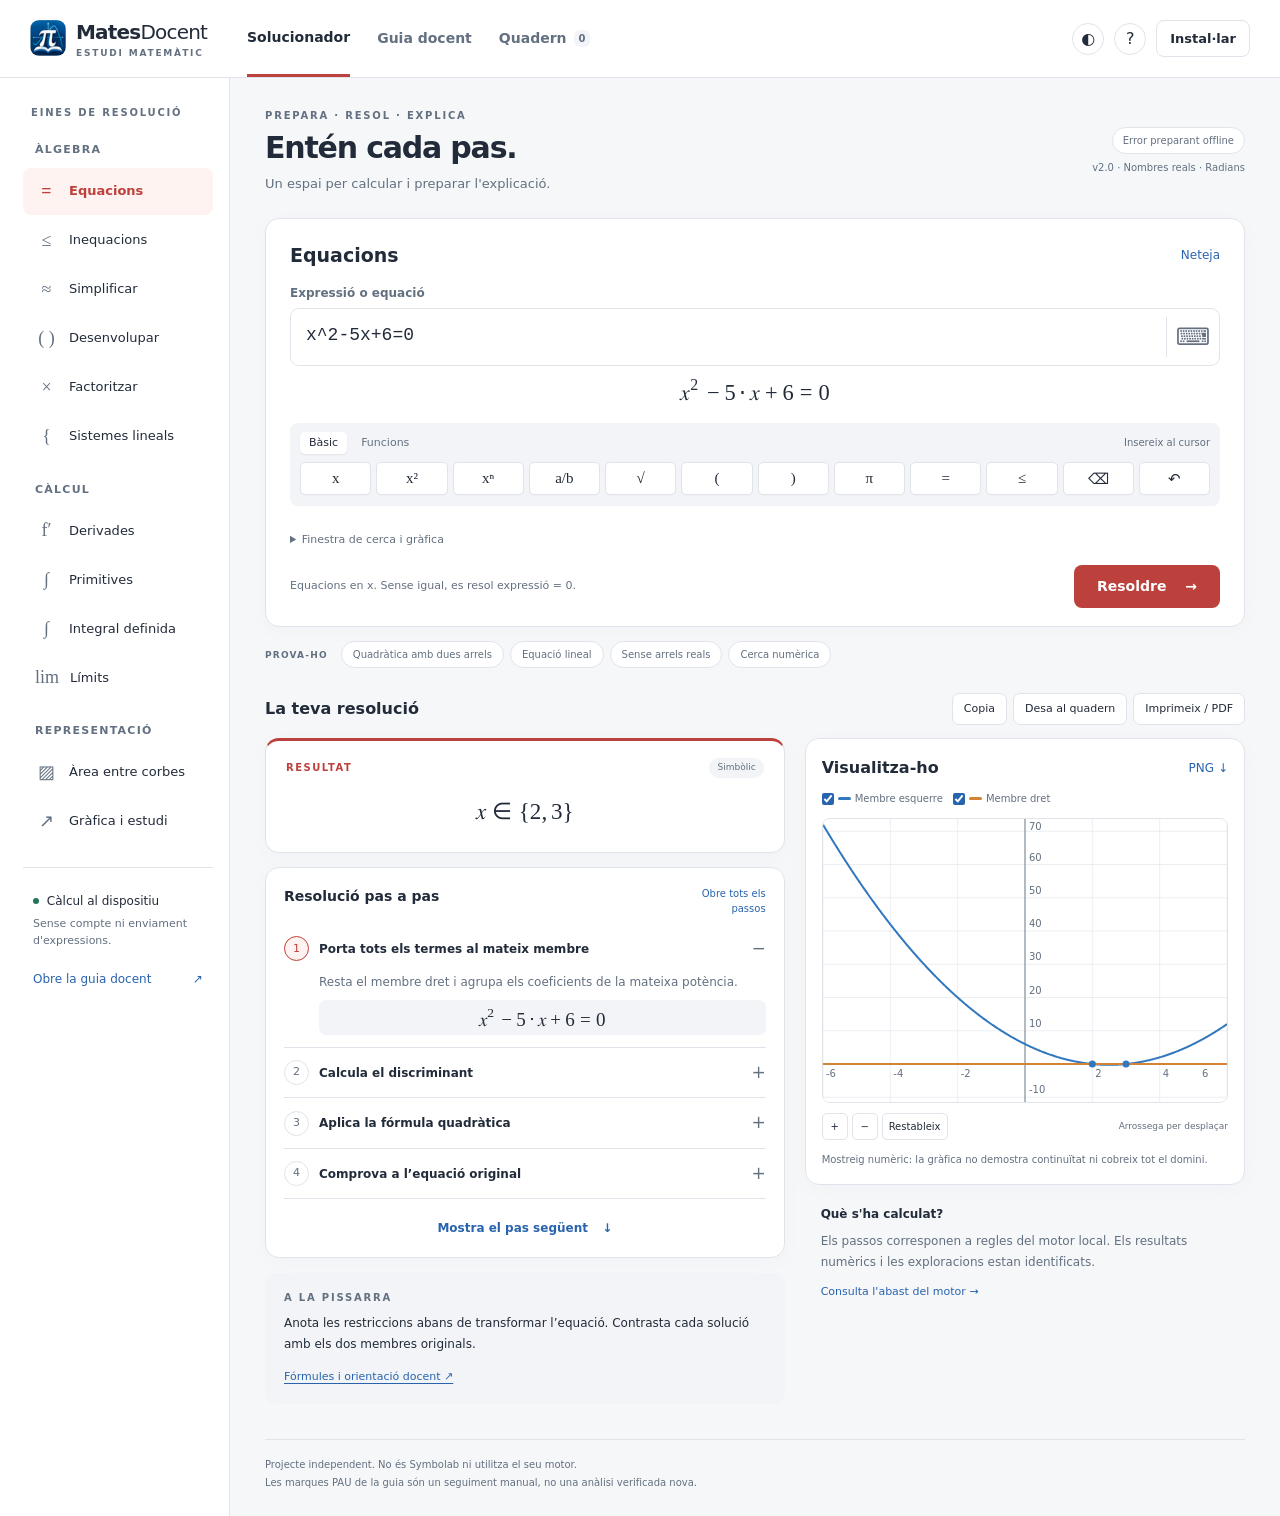
<file: index.html>
<!doctype html>
<html lang="ca">
<head>
<meta charset="utf-8"><meta name="viewport" content="width=device-width, initial-scale=1, viewport-fit=cover">
<meta name="theme-color" content="#c84b45"><meta name="description" content="Resolutor matematic local per al docent: passos, formules, grafiques i quadern. PWA instal&middot;lable.">
<meta http-equiv="Content-Security-Policy" content="default-src 'self'; script-src 'self'; style-src 'self' 'unsafe-inline'; img-src 'self' data: blob:; connect-src 'self'; worker-src 'self'; manifest-src 'self'; object-src 'none'; base-uri 'self'; form-action 'none'">
<meta name="apple-mobile-web-app-capable" content="yes"><meta name="apple-mobile-web-app-status-bar-style" content="default"><meta name="apple-mobile-web-app-title" content="Mates Docent">
<title>Mates Docent &middot; Estudi matem&agrave;tic</title>
<link rel="manifest" href="./manifest.json"><link rel="icon" href="./favicon.ico"><link rel="apple-touch-icon" sizes="180x180" href="./icons/icon-180.png">
<link rel="stylesheet" href="./studio/styles.css">
<script defer src="./studio/config.js"></script><script defer src="./studio/engine.js"></script><script defer src="./studio/graph.js"></script><script defer src="./studio/app.js"></script><script defer src="./studio/pwa.js"></script>
</head>
<body>
<a class="skip" href="#expression">Ves a l'expressi&oacute;</a>
<header class="topbar">
<a href="./" class="brand" aria-label="Inici Mates Docent"><img src="./icons/icon-48.png" width="36" height="36" alt=""><span>Mates<span class="brand-light">Docent</span><small>ESTUDI MATEM&Agrave;TIC</small></span></a>
<nav class="topnav" aria-label="Espais"><a class="active" href="./">Solucionador</a><a href="./docent.html">Guia docent</a><button id="notebook-open">Quadern <span id="saved-count" class="count">0</span></button></nav>
<div class="top-actions"><button id="theme-toggle" class="icon-button" title="Canvia el tema" aria-label="Canvia tema clar o fosc">&#x25d0;</button><button id="help-open" class="icon-button" aria-label="Ajuda i l&iacute;mits">?</button><button id="install-app" class="install">Instal&middot;lar</button></div>
</header>
<div id="update-banner" class="update-banner" hidden>Hi ha una versi&oacute; nova disponible. <button id="update-app">Actualitza l'app</button></div>
<div class="layout">
<aside class="sidebar" id="sidebar"><div class="sidebar-label">EINES DE RESOLUCI&Oacute;</div><nav id="mode-nav" aria-label="Operacions"></nav><div class="side-note"><span class="local-dot"></span> C&agrave;lcul al dispositiu<small>Sense compte ni enviament d'expressions.</small></div><a class="side-guide" href="./docent.html">Obre la guia docent <span>&#x2197;</span></a></aside>
<main id="main">
<div class="workspace-head"><div><div class="eyebrow">PREPARA &middot; RESOL &middot; EXPLICA</div><h1>Ent&eacute;n cada pas.</h1><p>Un espai per calcular i preparar l'explicaci&oacute;.</p></div><div class="status-wrap"><span id="offline-status" class="status" role="status">Preparant l'app&hellip;</span><small>v2.0 &middot; Nombres reals &middot; Radians</small></div></div>
<div class="mobile-mode"><label for="mode-select">Operaci&oacute;</label><select id="mode-select"></select></div>
<section class="input-card" aria-labelledby="operation-name">
<div class="card-head"><h2 id="operation-name">Equacions</h2><button class="text-button" id="clear-input">Neteja</button></div>
<form id="solver-form">
<label for="expression" class="field-label" id="expression-label">Expressi&oacute; o equaci&oacute;</label>
<div class="entry"><textarea id="expression" rows="2" spellcheck="false" autocapitalize="off" autocomplete="off" aria-describedby="input-hint" placeholder="x^2-5x+6=0">x^2-5x+6=0</textarea><button type="button" id="toggle-keyboard" title="Mostra o amaga el teclat" aria-label="Mostra o amaga el teclat matem&agrave;tic" aria-expanded="true">&#x2328;</button></div>
<div id="math-preview" class="math-preview" aria-label="Vista matem&agrave;tica de l'entrada"></div>
<div id="keyboard" class="keyboard"><div class="key-tabs" role="group" aria-label="Fam&iacute;lies del teclat"><button type="button" class="active" data-key-tab="basic">B&agrave;sic</button><button type="button" data-key-tab="functions">Funcions</button><span class="key-tip">Insereix al cursor</span></div><div id="key-grid" class="key-grid"></div></div>
<div id="parameters" class="parameters"></div>
<details class="advanced"><summary>Finestra de cerca i gr&agrave;fica</summary><div class="bounds"><label>x m&iacute;nim<input id="xmin" value="-6" spellcheck="false"></label><label>x m&agrave;xim<input id="xmax" value="6" spellcheck="false"></label><span>Les cerques num&egrave;riques nom&eacute;s exploren aquest interval.</span></div></details>
<div class="submit-row"><p id="input-hint" class="muted"></p><button class="solve-button" id="solve-button" type="submit">Resoldre <span>&#x2192;</span></button><button id="cancel-solve" class="secondary" type="button" hidden>Cancel&middot;la</button></div>
</form></section>
<section class="examples" aria-label="Exemples per provar"><span>PROVA-HO</span><div id="example-buttons"></div></section>
<div id="error-card" class="error-card" role="alert" hidden></div>
<div id="result-region" hidden>
<div class="result-toolbar"><h2>La teva resoluci&oacute;</h2><div><button id="copy-result" class="secondary">Copia</button><button id="save-result" class="secondary">Desa al quadern</button><button id="print-result" class="secondary">Imprimeix / PDF</button></div></div>
<div class="results-grid"><div class="solution-column">
<section class="answer-card"><div class="answer-top"><span>RESULTAT</span><span id="method-badge" class="method-badge"></span></div><div id="answer" class="answer-math"></div><div id="answer-approx" class="muted"></div></section>
<div id="domain-panel"></div><div id="warning-panel"></div>
<section class="steps-card"><div class="card-head"><h3>Resoluci&oacute; pas a pas</h3><button id="expand-steps" class="text-button">Obre tots els passos</button></div><div id="steps-list"></div><button id="next-step" class="next-step">Mostra el pas seg&uuml;ent <span>&#x2193;</span></button></section>
<div id="data-table" class="table-panel"></div>
<section class="teaching-card"><div class="eyebrow">A LA PISSARRA</div><p id="teaching-tip"></p><a id="teacher-link" href="./docent.html">F&oacute;rmules i orientaci&oacute; docent &#x2197;</a></section>
</div><aside class="graph-column"><section class="graph-card" id="graph-card"><div class="card-head"><h3>Visualitza-ho</h3><button id="graph-png" class="text-button">PNG &#x2193;</button></div><div id="graph-legend" class="graph-legend"></div><canvas id="graph" width="800" height="620" tabindex="0" aria-label="Representaci&oacute; de les funcions. Usa els controls per ampliar o reduir. Les dades candidates tamb&eacute; apareixen a la taula."></canvas><div class="graph-controls"><div><button id="zoom-in" aria-label="Amplia la gr&agrave;fica">+</button><button id="zoom-out" aria-label="Redueix la gr&agrave;fica">&#x2212;</button><button id="graph-reset">Restableix</button></div><output id="graph-coordinates">Arrossega per despla&ccedil;ar</output></div><p class="graph-footnote">Mostreig num&egrave;ric: la gr&agrave;fica no demostra continu&iuml;tat ni cobreix tot el domini.</p></section><div class="scope-card"><strong>Qu&egrave; s'ha calculat?</strong><p>Els passos corresponen a regles del motor local. Els resultats num&egrave;rics i les exploracions estan identificats.</p><button id="scope-help" class="text-button">Consulta l'abast del motor &#x2192;</button></div></aside></div>
</div>
<div id="empty-state" class="empty-state"><span class="empty-formula">f(x) &#x2192; idea &#x2192; explicaci&oacute;</span><p>Escriu l'expressi&oacute; o carrega un exemple. Cada resoluci&oacute; inclou el resultat, les regles aplicades i, quan escau, la gr&agrave;fica.</p><div><span>Passos sense subscripci&oacute;</span><span>Dades locals</span><span>Guia docent conservada</span></div></div>
<footer>Projecte independent. No &eacute;s Symbolab ni utilitza el seu motor.<br>Les marques PAU de la guia s&oacute;n un seguiment manual, no una an&agrave;lisi verificada nova.</footer>
</main></div>
<dialog id="notebook-dialog"><div class="dialog-head"><div><span class="eyebrow">EL TEU ESPAI LOCAL</span><h2>Quadern de resolucions</h2></div><button data-close="notebook-dialog" aria-label="Tanca el quadern">&#x2715;</button></div><div class="dialog-body"><div class="notebook-tabs"><button id="saved-tab" class="active">Desades</button><button id="history-tab">Historial</button></div><label class="field-label" for="notebook-search">Cerca</label><input id="notebook-search" type="search" placeholder="Cerca una expressi&oacute; o nota"><div id="notebook-items"></div><div class="backup-actions"><button id="export-data" class="secondary">Exporta c&ograve;pia JSON</button><button id="import-data" class="secondary">Importa c&ograve;pia JSON</button><input type="file" id="import-file" accept="application/json,.json" hidden></div><p class="muted">Desat en aquest navegador. No se sincronitza entre dispositius. Exporta una c&ograve;pia abans d'esborrar dades o canviar de repositori.</p></div></dialog>
<dialog id="help-dialog"><div class="dialog-head"><h2>Ajuda, instal&middot;laci&oacute; i abast</h2><button data-close="help-dialog" aria-label="Tanca l'ajuda">&#x2715;</button></div><div class="dialog-body prose"><h3>Com escriure</h3><p>Escriu <code>x^2</code>, <code>3x</code>, <code>sin(x)</code>, <code>exp(x)</code>, <code>ln(x)</code>, <code>sqrt(x)</code>, <code>abs(x)</code> o <code>pi</code>. <code>ln</code> i <code>log</code> s&oacute;n el logaritme natural. Les funcions necessiten par&egrave;ntesis. Els angles s'expressen en radians.</p><p>El camp &eacute;s textual amb previsualitzaci&oacute; matem&agrave;tica. El teclat insereix plantilles al cursor; no &eacute;s reconeixement de fotografies, escriptura manual o llenguatge natural. Usa Ctrl+Enter per resoldre des del camp.</p><h3>Qu&egrave; resol aquest motor</h3><p>Equacions lineals i quadr&agrave;tiques amb coeficients racionals; inequacions racionals de grau limitat; sistemes lineals per Gauss-Jordan; simplificaci&oacute; i polinomis fins a grau 12; derivades elementals; un repertori de primitives i l&iacute;mits. Les primitives no disponibles s'indiquen expressament.</p><p>Les equacions fora del repertori es poden explorar num&egrave;ricament en un interval. Aquesta cerca no garanteix trobar totes les solucions. Les integrals num&egrave;riques admeten nom&eacute;s intervals finits propis. El motor treballa amb nombres reals i no &eacute;s un sistema algebraic universal.</p><h3>Qu&egrave; no certifica</h3><p>No fa una demostraci&oacute; global del domini, les as&iacute;mptotes o la continu&iuml;tat a partir de punts mostrejats. Una comprovaci&oacute; num&egrave;rica d'una primitiva no &eacute;s una prova d'identitat. No resol autom&agrave;ticament qualsevol enunciat PAU.</p><h3>Instal&middot;la i treballa sense connexi&oacute;</h3><p>Obre l'adre&ccedil;a publicada amb HTTPS. Espera el missatge <strong>Disponible sense connexi&oacute;</strong>. Chrome o Edge poden oferir &laquo;Instal&middot;lar&raquo;; en Safari d'iPhone o iPad utilitza Compartir &rarr; Afegir a la pantalla d'inici. Les opcions varien segons navegador i versi&oacute;.</p><p>El codi, les f&oacute;rmules, la guia i les eines es guarden al dispositiu despr&eacute;s de la primera c&agrave;rrega completa. Els enlla&ccedil;os externs necessiten connexi&oacute;. Obrir el fitxer amb doble clic no instal&middot;la aquesta PWA.</p><h3>Dades i actualitzacions</h3><p>L'historial guarda fins a 30 consultes i el quadern fins a 100. No hi ha anal&iacute;tica ni serveis remots. Desar fitxers JSON &eacute;s la teva c&ograve;pia de seguretat. Les dades de la guia anterior continuen al seu propi apartat d'exportaci&oacute;.</p><p>Una actualitzaci&oacute; nova es descarrega abans de mostrar el bot&oacute; d'actualitzar. No esborra el quadern. Si el navegador antic continua obert en una altra pestanya, tanca'l i torna a obrir la web.</p><h3>Refer&egrave;ncies</h3><p><a href="https://es.symbolab.com/" target="_blank" rel="noopener">Symbolab, refer&egrave;ncia de funcionament</a> &middot; <a href="https://developer.mozilla.org/en-US/docs/Web/Progressive_web_apps/Guides/Making_PWAs_installable" target="_blank" rel="noopener">Instal&middot;laci&oacute; de PWA</a></p><p>Versi&oacute; 2.0.0. Marca, codi i motor independents; sense connexi&oacute; amb Symbolab.</p></div></dialog>
<div id="toast" class="toast" role="status" hidden></div>
<noscript><p class="error-card">Cal activar JavaScript per utilitzar les eines locals.</p></noscript>
</body></html>
</file>
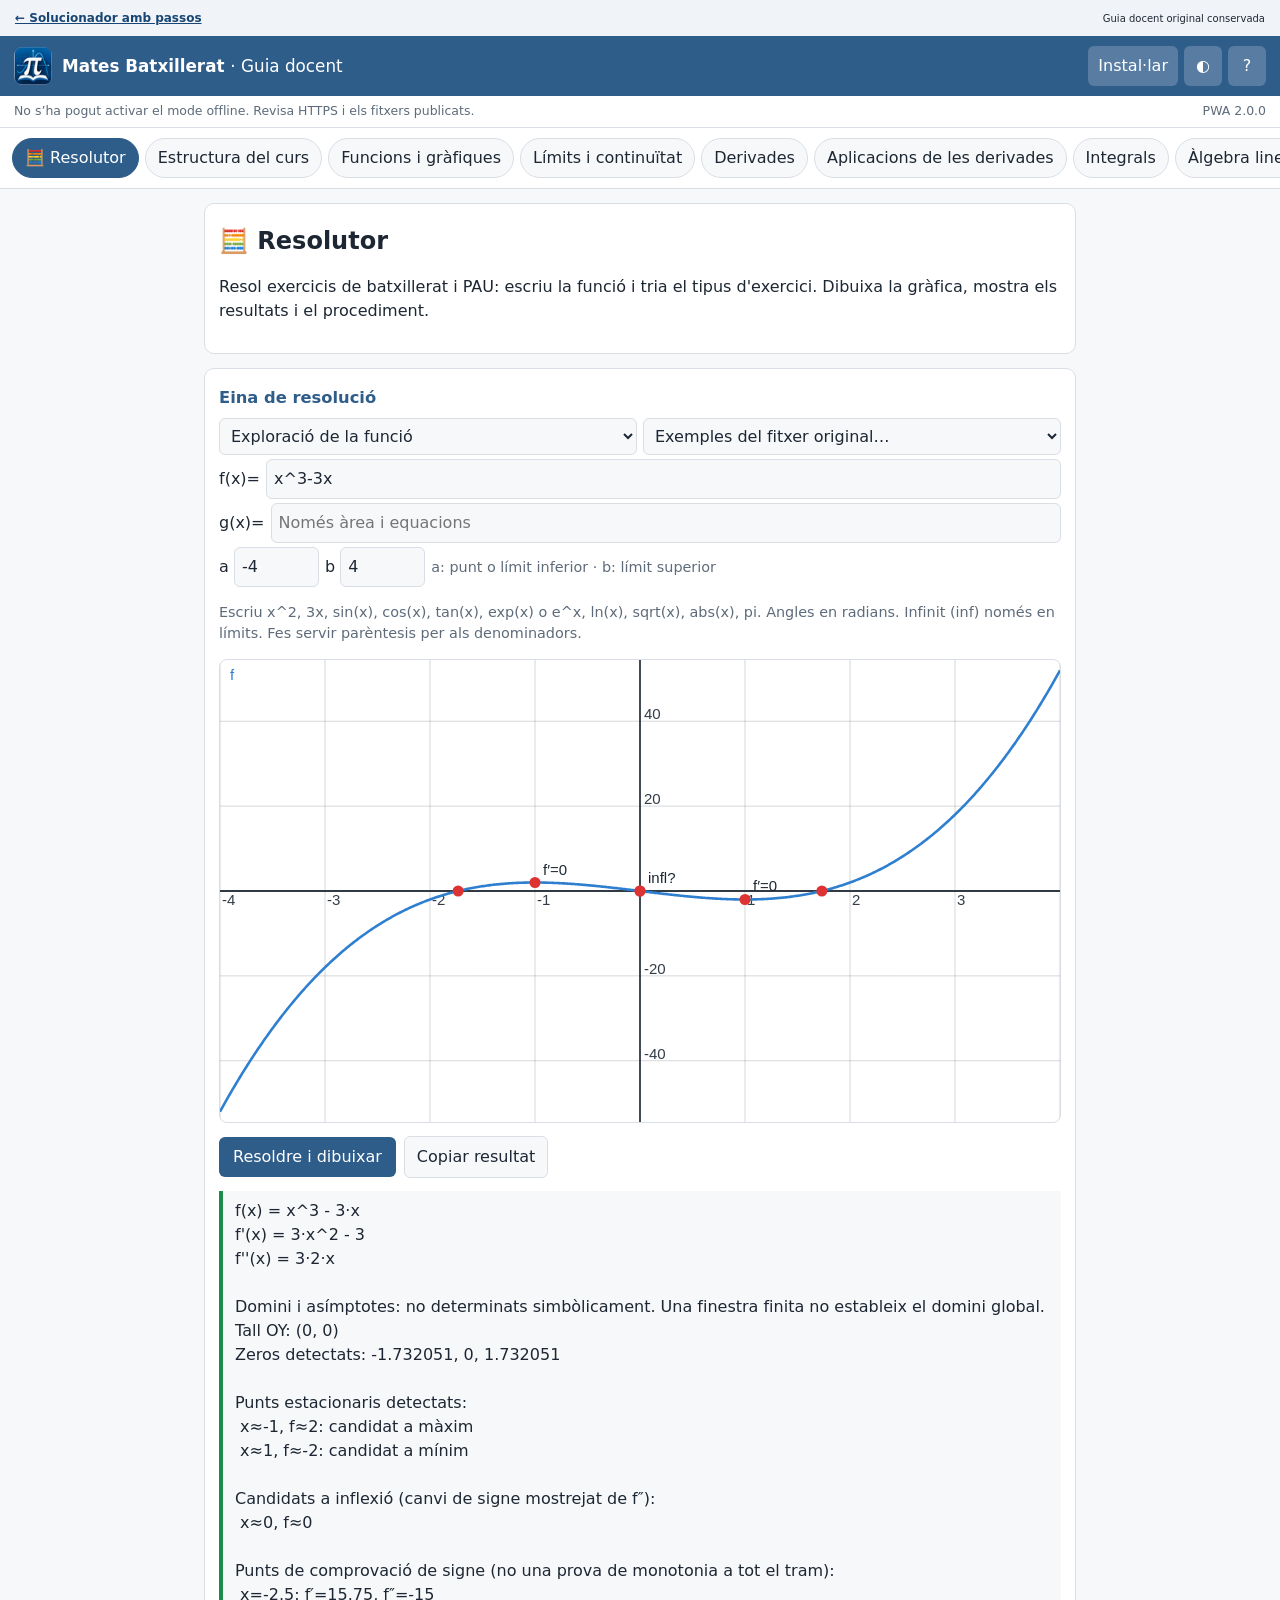
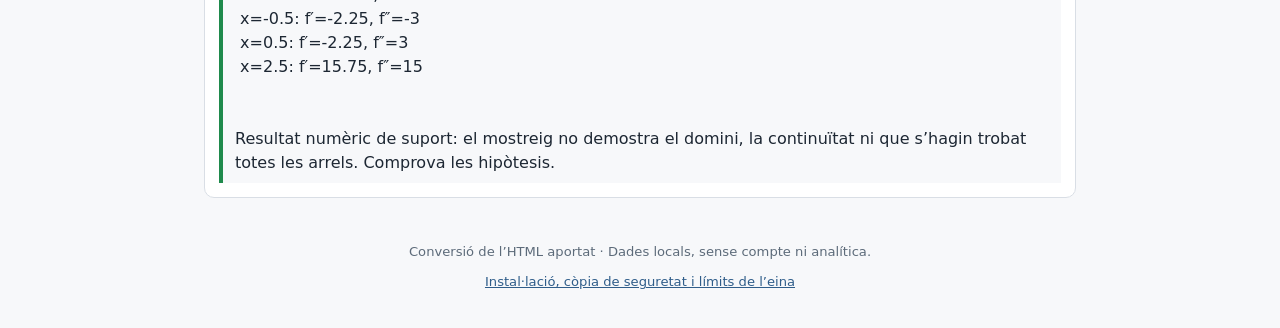
<file: docent.html>
<!doctype html>
<html lang="ca">
<head>
 <meta charset="utf-8">
 <meta name="viewport" content="width=device-width,initial-scale=1,viewport-fit=cover">
 <meta name="theme-color" content="#2f5d8a">
 <meta name="description" content="Guia docent de matematiques de batxillerat amb eines locals, grafiques i seguiment PAU.">
 <meta name="referrer" content="no-referrer">
 <meta http-equiv="Content-Security-Policy" content="default-src 'self'; script-src 'self'; style-src 'self' 'unsafe-inline'; img-src 'self' data: blob:; connect-src 'self'; worker-src 'self'; manifest-src 'self'; object-src 'none'; base-uri 'self'; form-action 'none'">
 <meta name="apple-mobile-web-app-capable" content="yes">
 <meta name="apple-mobile-web-app-status-bar-style" content="default">
 <meta name="apple-mobile-web-app-title" content="Mates Docent">
 <meta name="mobile-web-app-capable" content="yes">
 <title>Mates Batxillerat &#183; Guia docent</title>
 <link rel="manifest" href="./manifest.json">
 <link rel="icon" href="./favicon.ico" sizes="any">
 <link rel="icon" href="./icons/icon-32.png" type="image/png" sizes="32x32">
 <link rel="apple-touch-icon" href="./icons/icon-180.png" sizes="180x180">
 <link rel="apple-touch-icon" href="./icons/icon-167.png" sizes="167x167">
 <link rel="apple-touch-icon" href="./icons/icon-152.png" sizes="152x152">
 <link rel="stylesheet" href="./css/styles.css">
 <link rel="stylesheet" href="./css/pwa.css">
 <script defer src="./js/utils.js"></script>
 <script defer src="./data/topics.js"></script>
 <script defer src="./data/examples.js"></script>
 <script defer src="./js/math.js"></script>
 <script defer src="./js/graph.js"></script>
 <script defer src="./js/tools.js"></script>
 <script defer src="./js/solver.js"></script>
 <script defer src="./js/app.js"></script>
 <script defer src="./js/pwa.js"></script>
</head>
<body>
<div class="studio-back"><a href="./">&larr; Solucionador amb passos</a><span>Guia docent original conservada</span></div>
 <a href="#m" class="skip-link">Anar al contingut</a>
 <header>
  <img src="./icons/icon-48.png" width="38" height="38" alt="" class="brand-icon">
  <h1>Mates Batxillerat <span>&#183; Guia docent</span></h1>
  <div class="header-actions">
   <button id="install" type="button">Instal&#183;lar</button>
   <button id="theme" type="button" aria-label="Canviar entre tema clar i fosc" title="Tema clar / fosc">&#9680;</button>
   <button id="help" type="button" aria-label="Ajuda, instal&#183;laci&#243; i dades" title="Ajuda">?</button>
  </div>
 </header>
 <div class="app-status" role="status" aria-live="polite"><span id="offline-status">Preparant l&#8217;app&#8230;</span><span class="status-right"><span id="app-version">PWA 1.0.0</span><button type="button" id="update" hidden>Actualitzar</button></span></div>
 <nav id="nav" aria-label="Temes de la guia"></nav>
 <main id="m" tabindex="-1"><p>Carregant les eines&#8230;</p></main>
 <noscript><div class="c">Cal activar JavaScript per utilitzar els resolutors. Aquesta app executa els c&#224;lculs al dispositiu.</div></noscript>
 <footer>Conversi&#243; de l&#8217;HTML aportat &#183; Dades locals, sense compte ni anal&#237;tica.<br><button class="text-button" type="button" id="help-footer">Instal&#183;laci&#243;, c&#242;pia de seguretat i l&#237;mits de l&#8217;eina</button></footer>
 <dialog id="help-dialog" aria-labelledby="help-title">
  <div class="dialog-heading"><h2 id="help-title">Instal&#183;laci&#243; i ajuda</h2><button id="close-help" type="button" class="secondary" aria-label="Tancar ajuda">Tancar</button></div>
  <section>
   <h3>Al port&#224;til, m&#242;bil i tauleta</h3>
   <p><strong>Chrome o Edge:</strong> utilitza &#171;Instal&#183;lar&#187; quan el navegador ho permeti, o l&#8217;opci&#243; d&#8217;instal&#183;laci&#243; del men&#250;.</p>
   <p><strong>iPhone / iPad:</strong> obre la web a Safari, toca Compartir i &#171;Afegir a la pantalla d&#8217;inici&#187;. Activa &#171;Obrir com a app web&#187; quan aparegui.</p>
   <p><strong>Mac amb Safari compatible:</strong> utilitza l&#8217;opci&#243; d&#8217;afegir al Dock. Si el navegador no ofereix instal&#183;laci&#243;, continua utilitzant la web o obre-la amb un navegador compatible.</p>
   <p>Cal obrir la web publicada amb HTTPS. Un fitxer obert amb doble clic (<code>file://</code>) no permet instal&#183;lar aquesta PWA.</p>
  </section>
  <section>
   <h3>Sense connexi&#243; i actualitzacions</h3>
   <p>Obre l&#8217;app amb internet i espera el missatge <strong>&#171;Disponible sense connexi&#243;&#187;</strong>. Les pantalles, els exemples i els c&#224;lculs locals quedaran desats al navegador. Els enlla&#231;os externs continuen necessitant internet.</p>
   <p>El navegador pot eliminar les dades locals si es neteja l&#8217;emmagatzematge. La c&#242;pia de seguretat desa les marques PAU, el tema i els darrers valors introdu&#239;ts. No sincronitza dispositius.</p>
   <button id="check-update" type="button" class="secondary">Comprovar actualitzacions</button>
   <p id="help-status" class="mu" role="status"></p>
  </section>
  <section>
   <h3>Les teves dades</h3>
   <div class="tool-actions"><button id="export-data" type="button" class="b">Exportar c&#242;pia JSON</button><button id="import-data" type="button" class="secondary">Importar c&#242;pia JSON</button></div>
   <input type="file" accept="application/json,.json" id="backup-file" hidden>
   <p id="data-status" class="mu" role="status"></p>
  </section>
  <section>
   <h3>Abast d&#8217;aquesta conversi&#243;</h3>
   <p>S&#8217;han conservat els temes, les f&#243;rmules i els 15 exemples de l&#8217;HTML aportat. El quadre PAU &#233;s <strong>manual</strong>: no &#233;s una nova comparativa oficial dels ex&#224;mens.</p>
   <p>Les derivades utilitzen un motor simb&#242;lic elemental. Els zeros, les &#224;rees i els punts candidats utilitzen m&#232;todes num&#232;rics. No s&#8217;accepten integrals impr&#242;pies; no es demostra el domini, l&#8217;exist&#232;ncia de l&#237;mits ni tots els extrems a partir del mostreig. No &#233;s un sistema algebraic universal ni una revisi&#243; completa del contingut docent.</p>
   <p class="mu">Documentaci&#243; t&#232;cnica: <a href="https://developer.mozilla.org/en-US/docs/Web/Progressive_web_apps/Guides/Making_PWAs_installable" target="_blank" rel="noopener noreferrer">MDN</a> &#183; <a href="https://docs.github.com/en/pages/getting-started-with-github-pages/configuring-a-publishing-source-for-your-github-pages-site" target="_blank" rel="noopener noreferrer">GitHub Pages</a> &#183; <a href="https://support.apple.com/guide/iphone/iphea86e5236/ios" target="_blank" rel="noopener noreferrer">Safari a iPhone</a></p>
  </section>
 </dialog>
</body>
</html>
</file>
<file: studio/styles.css>
:root{color-scheme:light;--bg:#f6f7f9;--surface:#fff;--ink:#222b39;--muted:#637080;--border:#e0e4ea;--soft:#f2f4f7;--accent:#bc403b;--accent-dark:#a33632;--tint:#fff3f1;--blue:#2863ae;--green:#247659;--shadow:0 4px 22px #22324b06;--radius:14px;font-family:system-ui,-apple-system,BlinkMacSystemFont,'Segoe UI',sans-serif}
:root[data-theme=dark]{color-scheme:dark;--bg:#121922;--surface:#1b2430;--ink:#e8edf6;--muted:#a6b2c4;--border:#334051;--soft:#242f3e;--accent:#ff9990;--accent-dark:#e47c74;--tint:#34272c;--blue:#87b9ff;--green:#8adabb;--shadow:none}
*{box-sizing:border-box}body{margin:0;background:var(--bg);color:var(--ink);line-height:1.5;font-size:15px}a{color:var(--blue);text-underline-offset:3px}button,input,textarea,select{font:inherit}button,a,input,textarea,select,summary{outline-offset:4px}button:focus-visible,a:focus-visible,input:focus-visible,textarea:focus-visible,select:focus-visible{outline:2px solid var(--blue)}button{cursor:pointer;color:inherit}button:disabled{opacity:.5;cursor:wait}button[hidden],[hidden]{display:none!important}input,textarea,select{border:1px solid var(--border);background:var(--surface);color:var(--ink);border-radius:8px;max-width:100%}input,select{padding:8px 10px}textarea{resize:vertical}h1,h2,h3,p{margin-top:0}h2{font-size:19px}h3{font-size:16px}button{transition:background .15s,border-color .15s}math{font-size:1.12em}math[display=block]{margin:0;text-align:left}code{font-family:ui-monospace,Consolas,monospace;background:var(--soft);padding:2px 4px;border-radius:3px}.skip{position:fixed;left:20px;top:-100px;background:var(--surface);z-index:90;padding:12px}.skip:focus{top:5px}
.topbar{height:78px;display:flex;align-items:center;padding:0 30px;gap:32px;background:var(--surface);border-bottom:1px solid var(--border);position:relative;z-index:20}.brand{display:flex;gap:10px;align-items:center;text-decoration:none;color:var(--ink);font-weight:750;font-size:20px;letter-spacing:-.8px;min-width:185px}.brand img{border-radius:9px}.brand-light{font-weight:400}.brand small{display:block;font-size:9px;letter-spacing:1.8px;color:var(--muted);line-height:1.35}.topnav{display:flex;align-items:stretch;gap:27px;height:100%;flex:1}.topnav>a,.topnav>button{background:none;border:none;border-radius:0;text-decoration:none;display:flex;align-items:center;color:var(--muted);font-size:14px;font-weight:600;gap:7px;padding:0}.topnav>.active{border-bottom:3px solid var(--accent);color:var(--ink)}.count{font-size:10px;background:var(--soft);padding:1px 5px;border-radius:6px}.top-actions{display:flex;align-items:center;gap:10px}.icon-button{width:32px;height:32px;border:1px solid var(--border);background:var(--surface);border-radius:50%;font-size:16px}.install{border:1px solid var(--border);background:var(--surface);border-radius:8px;padding:8px 13px;font-size:13px;font-weight:600}.install:hover{background:var(--soft)}
.layout{display:grid;grid-template-columns:230px minmax(0,1fr);max-width:1800px;margin:auto}.sidebar{padding:27px 16px 25px 23px;background:var(--surface);border-right:1px solid var(--border);min-height:calc(100vh - 78px)}.sidebar-label{font-size:10px;font-weight:700;color:var(--muted);letter-spacing:1.8px;margin:0 8px 22px}.nav-group{font-size:11px;text-transform:uppercase;color:var(--muted);font-weight:650;letter-spacing:1.25px;padding:20px 12px 7px}.nav-group:first-child{padding-top:0}.mode-button{display:flex;align-items:center;gap:11px;text-align:left;width:100%;border:0;border-radius:8px;background:none;padding:10px 12px;font-size:13px;min-height:41px;margin:2px 0}.mode-button:hover{background:var(--soft)}.mode-button.active{background:var(--tint);color:var(--accent);font-weight:650}.mode-mark{font-family:Georgia,serif;font-size:18px;display:inline-block;min-width:23px;text-align:center;color:var(--muted)}.active .mode-mark{color:var(--accent)}.side-note{border-top:1px solid var(--border);padding:24px 10px 10px;margin-top:22px;font-size:12px;color:var(--ink)}.local-dot{display:inline-block;width:6px;height:6px;border-radius:50%;background:var(--green);margin:0 4px 1px 0}.side-note small{display:block;color:var(--muted);font-size:11px;line-height:1.6;margin-top:5px}.side-guide{display:block;font-size:12px;padding:10px;text-decoration:none}.side-guide span{float:right}
main{padding:30px 35px 0;min-width:0;max-width:1320px;width:100%;margin:0 auto}.workspace-head{display:flex;justify-content:space-between;gap:20px;align-items:center;margin-bottom:25px}.eyebrow{font-size:10px;letter-spacing:1.8px;color:var(--muted);font-weight:750;margin-bottom:8px}h1{font-size:30px;line-height:1.15;letter-spacing:-1.2px;font-weight:720;margin:0 0 8px}.workspace-head p{font-size:13px;color:var(--muted);margin:0}.status-wrap{text-align:right;font-size:10px;min-width:172px}.status-wrap small{display:block;color:var(--muted);margin-top:6px;font-size:10px}.status{display:inline-block;border:1px solid var(--border);border-radius:20px;padding:5px 10px;color:var(--muted);background:var(--surface);font-size:10px}.status.ready{color:var(--green)}.mobile-mode{display:none}.input-card,.steps-card,.graph-card,.answer-card{background:var(--surface);border:1px solid var(--border);border-radius:var(--radius);box-shadow:var(--shadow)}.input-card{padding:22px 24px 18px}.card-head{display:flex;align-items:center;justify-content:space-between;gap:14px;margin-bottom:14px}.card-head h2,.card-head h3{margin:0;font-weight:680}.text-button{border:0;background:none;color:var(--blue);padding:4px 0;font-size:12px}.field-label{display:block;font-size:12px;font-weight:650;color:var(--muted);margin:0 0 6px}.entry{display:flex;align-items:center;border:1.5px solid var(--border);border-radius:9px;overflow:hidden;background:var(--surface)}.entry:focus-within{border-color:var(--blue);box-shadow:0 0 0 3px #2863ae10}.entry textarea{flex:1;width:0;resize:none;min-height:56px;max-height:160px;border:0;font:18px/1.6 ui-monospace,Consolas,monospace;padding:12px 15px;outline:none}.entry button{border:0;border-left:1px solid var(--border);background:var(--surface);font-size:24px;color:var(--muted);width:53px;height:40px}.math-preview{padding:13px 16px;min-height:57px;overflow:auto;color:var(--ink);font-size:20px;line-height:1.7}.math-preview .invalid{font-size:12px;color:var(--muted)}.keyboard{background:var(--soft);border-radius:8px;padding:9px 10px 11px;margin:0 0 14px}.key-tabs{display:flex;align-items:center;gap:5px;margin-bottom:8px}.key-tabs button{border:0;background:transparent;font-size:11px;padding:3px 9px;color:var(--muted);border-radius:5px}.key-tabs button.active{background:var(--surface);color:var(--ink);box-shadow:0 1px 2px #0001}.key-tip{margin-left:auto;font-size:10px;color:var(--muted)}.key-grid{display:grid;grid-template-columns:repeat(12,minmax(0,1fr));gap:5px}.key-grid button{min-height:33px;border:1px solid var(--border);background:var(--surface);border-radius:5px;font:15px Georgia,serif;padding:5px 2px;box-shadow:0 1px 1px #00000005}.key-grid button:hover{border-color:var(--blue);background:var(--tint)}.parameters{display:flex;flex-wrap:wrap;gap:12px;margin-top:4px}.parameters label{display:flex;flex-direction:column;font-size:12px;color:var(--muted);font-weight:600;gap:5px;flex:1;min-width:90px;max-width:175px}.parameters label.wide{max-width:none;min-width:200px}.parameters input,.parameters select{font-weight:400;color:var(--ink);font-size:14px;width:100%}.advanced{margin-top:12px;font-size:11px;color:var(--muted)}summary{cursor:pointer}.bounds{display:flex;gap:12px;align-items:end;margin:10px 0;flex-wrap:wrap}.bounds label{display:flex;flex-direction:column;gap:3px;max-width:105px}.bounds input{width:100%}.bounds span{font-size:11px;flex:1;min-width:140px}.submit-row{display:flex;align-items:center;justify-content:space-between;gap:18px;margin-top:16px}.submit-row .muted{margin:0;max-width:70%;font-size:11px;line-height:1.6}.muted{color:var(--muted);font-size:12px}.solve-button{background:var(--accent);color:var(--surface);font-weight:650;padding:11px 23px;border:0;border-radius:8px;min-width:139px;white-space:nowrap;font-size:14px}.solve-button span{margin-left:14px}.solve-button:hover{background:var(--accent-dark)}.secondary{background:var(--surface);border:1px solid var(--border);border-radius:7px;padding:7px 11px;font-size:11px;white-space:nowrap}.secondary:hover{background:var(--soft)}.examples{display:flex;align-items:start;gap:13px;margin:14px 0 25px}.examples>span{color:var(--muted);font-size:9px;letter-spacing:1.2px;font-weight:700;padding-top:8px;white-space:nowrap}.examples>div{display:flex;flex-wrap:wrap;gap:6px}.examples button{border:1px solid var(--border);background:var(--surface);border-radius:20px;padding:5px 11px;color:var(--muted);font-size:10px;text-align:left}.examples button:hover{color:var(--accent);border-color:var(--accent)}
.result-toolbar{display:flex;align-items:center;justify-content:space-between;gap:10px;margin-bottom:13px}.result-toolbar h2{font-size:16px;margin:0}.result-toolbar>div{display:flex;gap:6px;flex-wrap:wrap}.results-grid{display:grid;grid-template-columns:minmax(0,1.18fr) minmax(0,1fr);align-items:start;gap:20px}.solution-column,.graph-column{min-width:0}.answer-card{border-top:3px solid var(--accent);padding:17px 20px;margin-bottom:14px}.answer-top{display:flex;align-items:center;justify-content:space-between;gap:10px;margin-bottom:17px}.answer-top>span:first-child{font-size:10px;letter-spacing:1.5px;color:var(--accent);font-weight:700}.method-badge{font-size:9px;padding:3px 8px;border-radius:20px;background:var(--soft);color:var(--muted);text-align:right}.answer-math{font-size:21px;overflow-x:auto;overflow-y:hidden;padding:7px 0 12px;line-height:1.8}.answer-math math{font-size:1.1em}.answer-math mtext{white-space:normal}.answer-math .text-result{font-size:17px;line-height:1.5}.answer-approx{padding-top:7px}.domain-card{border:1px solid var(--border);border-radius:10px;background:var(--surface);padding:12px 15px;font-size:12px;margin-bottom:12px;overflow:auto}.domain-card strong{font-size:11px;color:var(--muted)}.domain-maths{display:flex;flex-wrap:wrap;gap:8px 20px;margin-top:6px}.notice{border-left:3px solid #c99a51;background:var(--surface);padding:10px 13px;font-size:11px;color:var(--muted);margin-bottom:12px;border-radius:0 7px 7px 0}.notice p{margin:0 0 6px}.notice p:last-child{margin:0}.steps-card{padding:18px 18px 13px}.steps-card .card-head{margin-bottom:8px;align-items:flex-start}.steps-card h3{font-size:14px}.steps-card .text-button{font-size:10px;max-width:90px;text-align:right;padding:0}.step{border-bottom:1px solid var(--border);padding:12px 0}.step summary{list-style:none;display:flex;align-items:center;gap:10px;font-weight:600;font-size:12px}.step summary::-webkit-details-marker{display:none}.step summary:after{content:'+';font-weight:400;margin-left:auto;color:var(--muted);font-size:17px}.step[open] summary:after{content:'\2212'}.step-number{min-width:25px;height:25px;border:1px solid var(--border);border-radius:50%;display:flex;align-items:center;justify-content:center;font-size:11px;font-weight:500;color:var(--muted)}.step[open] .step-number{color:var(--accent);border-color:var(--accent);background:var(--tint)}.step-body{padding:10px 0 0 35px}.step-body p{color:var(--muted);font-size:12px;line-height:1.7;margin-bottom:8px}.step-formula{font-size:17px;overflow:auto;padding:9px 8px;background:var(--soft);border-radius:7px;line-height:1.8}.next-step{width:100%;border:0;background:none;color:var(--blue);font-weight:600;font-size:12px;margin-top:13px;padding:7px}.next-step span{margin-left:10px}.graph-card{padding:16px;overflow:hidden}.graph-card .card-head{margin-bottom:10px}.graph-legend{display:flex;gap:10px;flex-wrap:wrap;margin-bottom:12px;font-size:10px;color:var(--muted)}.graph-legend label{display:flex;align-items:center;gap:4px;cursor:pointer}.graph-legend input{accent-color:var(--blue);margin:0;width:12px;height:12px}.graph-dot{display:inline-block;width:13px;height:3px;border-radius:2px}canvas#graph{width:100%;height:285px;display:block;touch-action:none;border:1px solid var(--border);border-radius:8px;cursor:crosshair}.graph-controls{display:flex;justify-content:space-between;align-items:center;gap:6px;margin-top:10px}.graph-controls>div{display:flex;gap:4px}.graph-controls button{border:1px solid var(--border);background:var(--surface);border-radius:5px;min-width:26px;height:27px;font-size:10px}.graph-controls output{font-size:9px;color:var(--muted);text-align:right}.graph-footnote{font-size:10px;color:var(--muted);line-height:1.6;margin:12px 0 0}.scope-card{padding:19px 16px;color:var(--muted);font-size:12px;line-height:1.7}.scope-card strong{font-size:12px;color:var(--ink)}.scope-card p{margin:7px 0}.scope-card button{font-size:11px}.teaching-card{padding:17px 19px;background:var(--soft);border-radius:10px;margin-top:15px}.teaching-card p{font-size:12px;line-height:1.7;margin:0 0 10px}.teaching-card a{font-size:11px}.table-panel:empty{display:none}.table-panel{margin-top:13px;overflow:auto;border-radius:8px;border:1px solid var(--border)}table{width:100%;border-collapse:collapse;font-size:11px;background:var(--surface)}td,th{text-align:left;padding:8px 10px;border-bottom:1px solid var(--border);vertical-align:top}th{background:var(--soft);font-weight:600}.empty-state{text-align:center;padding:27px 20px 35px;color:var(--muted)}.empty-formula{font:24px Georgia,serif;color:var(--ink);opacity:.65}.empty-state p{font-size:12px;max-width:490px;margin:16px auto}.empty-state>div{display:flex;gap:22px;justify-content:center;font-size:10px}.empty-state>div>span:before{content:'\2713';color:var(--green);margin-right:5px}footer{font-size:10px;color:var(--muted);line-height:1.8;margin-top:35px;border-top:1px solid var(--border);padding:16px 0 24px}.error-card{padding:16px;background:var(--tint);border:1px solid var(--accent);border-radius:10px;color:var(--accent);font-size:13px;margin-bottom:20px}
.update-banner{background:var(--tint);color:var(--ink);padding:10px 30px;font-size:12px;text-align:center}.update-banner button{border:1px solid var(--accent);border-radius:6px;padding:5px 10px;color:var(--accent);background:var(--surface);margin-left:8px}dialog{border:1px solid var(--border);border-radius:16px;background:var(--surface);color:var(--ink);max-width:670px;width:calc(100% - 26px);padding:0;max-height:87vh;box-shadow:0 25px 90px #0005}dialog::backdrop{background:#14233399;backdrop-filter:blur(2px)}.dialog-head{display:flex;justify-content:space-between;align-items:center;gap:20px;padding:20px 24px;border-bottom:1px solid var(--border);position:sticky;top:0;background:var(--surface);z-index:2}.dialog-head h2{margin:0;font-size:19px}.dialog-head button{border:0;background:var(--soft);border-radius:6px;width:30px;height:30px;font-size:13px}.dialog-body{padding:20px 24px}.prose p{font-size:13px;color:var(--muted);line-height:1.8}.prose h3{font-size:14px;margin-top:23px}.prose h3:first-child{margin-top:0}.prose a{font-size:12px}.notebook-tabs{display:flex;gap:6px;margin-bottom:17px}.notebook-tabs button{border:1px solid var(--border);background:var(--surface);padding:7px 14px;border-radius:7px;font-size:13px}.notebook-tabs .active{background:var(--tint);color:var(--accent);border-color:var(--accent)}#notebook-search{width:100%}.notebook-item{border:1px solid var(--border);border-radius:10px;padding:14px;margin-top:12px}.notebook-item .muted{font-size:10px}.notebook-item code{font-size:12px;display:block;white-space:pre-wrap;overflow-wrap:anywhere;padding:10px;margin:7px 0}.notebook-item textarea{width:100%;padding:7px;font-size:12px;min-height:57px}.notebook-item>div{display:flex;gap:7px;margin-top:9px;align-items:center}.notebook-empty{padding:28px 0;color:var(--muted);font-size:13px;text-align:center}.backup-actions{display:flex;flex-wrap:wrap;gap:8px;border-top:1px solid var(--border);padding-top:18px;margin:23px 0 15px}.toast{position:fixed;left:50%;bottom:25px;transform:translateX(-50%);padding:12px 18px;border-radius:9px;background:var(--ink);color:var(--surface);font-size:12px;z-index:100;max-width:90vw;box-shadow:0 5px 25px #0003}
@media(min-width:1600px){canvas#graph{height:330px}.graph-column{position:sticky;top:20px}}
@media(max-width:1160px){.topbar{padding:0 20px;gap:20px}.topnav{gap:18px}.layout{grid-template-columns:200px minmax(0,1fr)}.sidebar{padding:24px 12px}.brand{min-width:162px;font-size:18px}main{padding:25px 23px 0}.results-grid{grid-template-columns:minmax(0,1fr)}.graph-column{display:grid;grid-template-columns:minmax(0,1.6fr) minmax(0,1fr);gap:15px}.graph-column .scope-card{align-self:center}.result-toolbar{align-items:start}canvas#graph{height:290px}}
@media(max-width:800px){.layout{grid-template-columns:minmax(0,1fr)}.sidebar{display:none}.topbar{height:auto;min-height:74px;flex-wrap:wrap;gap:12px;padding:15px 20px 0}.brand{flex:1}.topnav{order:3;width:100%;height:38px;gap:25px}.topnav>a,.topnav>button{font-size:12px}.topnav>.active{padding-bottom:0}.top-actions{gap:8px}.install{font-size:11px;padding:7px 10px}.icon-button{height:28px;width:28px}.mobile-mode{display:flex;align-items:center;gap:15px;margin:0 0 12px;font-size:12px;font-weight:600}.mobile-mode select{flex:1;background:var(--surface);font-weight:500}main{max-width:740px;padding:22px 20px 0}.workspace-head{margin-bottom:20px}.status-wrap{min-width:0}.workspace-head h1{font-size:27px}.workspace-head p{font-size:11px}.status-wrap small{display:none}.status{font-size:9px}.results-grid{gap:15px}.key-grid{grid-template-columns:repeat(12,minmax(0,1fr))}.entry textarea{font-size:17px}.input-card{padding:18px}.step-formula{font-size:16px}.graph-column{grid-template-columns:1fr}.scope-card{display:none}}
@media(max-width:480px){.topbar{padding:12px 14px 0}.brand{font-size:18px;min-width:140px;gap:7px}.brand img{height:32px;width:32px}.brand small{font-size:8px}.top-actions{gap:5px}.icon-button{height:26px;width:26px;font-size:13px}.install{font-size:10px;padding:6px 8px}.topnav{gap:21px}.topnav>a,.topnav>button{font-size:11px}main{padding:20px 13px 0}.workspace-head{align-items:start;position:relative;margin-bottom:16px}.workspace-head .eyebrow{font-size:8px;letter-spacing:1.2px}.workspace-head h1{font-size:25px;margin-bottom:6px}.workspace-head p{font-size:10px;max-width:180px}.status-wrap{max-width:116px;margin-top:20px;line-height:1.4}.status{padding:4px 7px;font-size:8px}.input-card{padding:15px 13px}.card-head h2{font-size:16px}.math-preview{font-size:18px;padding:13px 5px;min-height:53px}.key-grid{grid-template-columns:repeat(6,minmax(0,1fr));gap:5px}.key-grid button{min-height:33px}.keyboard{padding:7px}.key-tip{font-size:9px}.entry textarea{font-size:15px;padding:10px;min-height:48px}.entry button{width:39px;font-size:20px}.parameters{gap:9px}.parameters label{font-size:10px;min-width:75px}.parameters label.wide{min-width:100%;max-width:100%}.parameters input,.parameters select{font-size:13px}.submit-row{flex-wrap:wrap;gap:12px}.submit-row .muted{max-width:100%;width:100%;font-size:10px}.solve-button{flex:1;font-size:13px;padding:11px}.examples{gap:7px;margin-bottom:20px}.examples>span{font-size:8px;padding-top:7px}.examples button{font-size:9px;padding:5px 8px}.result-toolbar{flex-direction:column;gap:9px}.result-toolbar h2{font-size:15px}.result-toolbar>div{width:100%}.result-toolbar .secondary{flex:1;font-size:9px;padding:7px}.answer-card{padding:15px}.answer-math{font-size:19px}.answer-top{gap:6px}.method-badge{font-size:8px}.steps-card{padding:16px 13px}.step summary{font-size:11px;gap:8px}.step-body{padding-left:0}.step-body p{font-size:11px}.step-number{min-width:23px;height:23px}.step-formula{font-size:16px}.teaching-card{padding:14px}.teaching-card p{font-size:11px}.graph-card{padding:13px}canvas#graph{height:255px}.graph-controls output{font-size:8px}.graph-legend{font-size:9px}.empty-state{padding:20px 5px 10px}.empty-formula{font-size:19px}.empty-state p{font-size:11px}.empty-state>div{font-size:9px;flex-wrap:wrap;gap:7px 15px}.dialog-head{padding:16px}.dialog-head h2{font-size:16px}.dialog-body{padding:16px}.notice{font-size:10px}.topnav{gap:20px}.graph-footnote{font-size:9px}}
@media print{body{background:white;color:black;font-size:11pt}.topbar,.sidebar,.workspace-head,.mobile-mode,.input-card,.examples,.result-toolbar,.update-banner,.scope-card,.next-step,.graph-controls,.graph-legend,#domain-panel:empty,#warning-panel:empty,footer,.toast,dialog,.text-button{display:none!important}.layout{display:block}main{padding:0;max-width:none}.results-grid{display:block}.graph-card{max-width:620px;margin:20px auto;break-inside:avoid}.answer-card,.steps-card,.domain-card,.teaching-card{box-shadow:none;border-color:#bbb}.step{break-inside:avoid}.step-body{display:block}.step-formula{background:none;overflow:visible}.step-number{border-color:#999}.answer-card{border-top-color:#333}#result-region{display:block!important}.answer-math{overflow:visible}.graph-column{display:block}.solution-column{width:100%}.notice{border-color:#999}a{color:black}.teaching-card{background:none}canvas#graph{height:330px}math{color:black}h2{font-size:15pt}}

/* Keep installed views clear of device notches and home indicators. */
body{padding-top:env(safe-area-inset-top,0px);padding-right:env(safe-area-inset-right,0px);padding-bottom:env(safe-area-inset-bottom,0px);padding-left:env(safe-area-inset-left,0px)}
</file>
<file: css/styles.css>
:root{box-sizing:border-box;padding-top:env(safe-area-inset-top,0px);padding-bottom:env(safe-area-inset-bottom,0px);--bg:#f7f8fa;--fg:#1d2733;--card:#fff;--ac:#2f5d8a;--mu:#5d6b7a;--bd:#d9dee5;--ok:#1f8a4c}
@media(prefers-color-scheme:dark){:root:not([data-theme=light]){--bg:#14181d;--fg:#e6eaf0;--card:#1e242b;--ac:#6fa8dc;--mu:#98a4b2;--bd:#323b45;--ok:#5fd08a}}
:root[data-theme=dark]{--bg:#14181d;--fg:#e6eaf0;--card:#1e242b;--ac:#6fa8dc;--mu:#98a4b2;--bd:#323b45;--ok:#5fd08a}
html{scroll-padding-top:env(safe-area-inset-top,0px)}*{box-sizing:border-box}
body{margin:0;background:var(--bg);color:var(--fg);font:16px/1.5 system-ui,-apple-system,Segoe UI,sans-serif}
header{position:sticky;top:env(safe-area-inset-top,0px);background:var(--ac);color:#fff;padding:10px 14px;display:flex;gap:10px;align-items:center;z-index:5}
header h1{font-size:1.05rem;margin:0;flex:1}header button{background:#fff3;color:#fff;border:0;border-radius:6px;padding:6px 10px}
nav{display:flex;gap:6px;overflow-x:auto;padding:10px 12px;background:var(--card);border-bottom:1px solid var(--bd)}
nav button{white-space:nowrap;border:1px solid var(--bd);background:var(--bg);color:var(--fg);border-radius:20px;padding:6px 12px;cursor:pointer}
nav button.on{background:var(--ac);color:#fff;border-color:var(--ac)}
main{max-width:900px;margin:0 auto;padding:14px}
.c{background:var(--card);border:1px solid var(--bd);border-radius:10px;padding:14px;margin-bottom:14px}
h2{margin:.2em 0 .4em}h3{margin:.2em 0 .5em;font-size:1.02rem;color:var(--ac)}
.f{font-family:ui-monospace,Menlo,monospace;background:var(--bg);border:1px solid var(--bd);border-radius:6px;padding:6px 10px;margin:5px 0;overflow-x:auto;white-space:pre}
input,select{background:var(--bg);color:var(--fg);border:1px solid var(--bd);border-radius:6px;padding:7px;font:inherit;max-width:100%}
input.n{width:64px}input.w{width:100%}
.b{background:var(--ac);color:#fff;border:0;border-radius:6px;padding:8px 14px;cursor:pointer;margin:6px 0}
.o{background:var(--bg);border-left:4px solid var(--ok);padding:8px 12px;margin-top:8px;white-space:pre-wrap;overflow-x:auto}
.g{display:grid;grid-template-columns:repeat(auto-fit,minmax(260px,1fr));gap:12px}
canvas{width:100%;height:auto;border:1px solid var(--bd);border-radius:8px;background:var(--card)}
table{border-collapse:collapse;width:100%}td,th{border:1px solid var(--bd);padding:6px;text-align:left}td.k{text-align:center;cursor:pointer;user-select:none}
.mu{color:var(--mu);font-size:.9rem}ul{padding-left:20px;margin:.3em 0}.r{display:flex;gap:6px;flex-wrap:wrap;align-items:center;margin:4px 0}
</file>
<file: css/pwa.css>
/* Installation shell and responsive fixes; original palette and content are retained. */
[hidden]{display:none!important}
:root{padding-top:0;padding-bottom:0;--header-bg:#2f5d8a}
body{padding-bottom:env(safe-area-inset-bottom,0px)}
header{top:0;padding-top:max(10px,env(safe-area-inset-top,0px));padding-left:max(14px,env(safe-area-inset-left,0px));padding-right:max(14px,env(safe-area-inset-right,0px));background:var(--header-bg);flex-wrap:wrap}
.brand-icon{border-radius:9px;flex-shrink:0}
header h1{min-width:130px;line-height:1.25}
header h1 span{white-space:nowrap;font-weight:500}
.header-actions{display:flex;gap:6px;align-items:center}
button{font:inherit;cursor:pointer;touch-action:manipulation}
header button{min-height:40px;min-width:38px}
button:focus-visible,a:focus-visible,input:focus-visible,select:focus-visible,td.k:focus-visible,summary:focus-visible{outline:3px solid #dd9017;outline-offset:3px}
nav{scrollbar-width:thin}nav button{min-height:40px}
.app-status{font-size:.78rem;display:flex;align-items:center;justify-content:space-between;gap:8px;padding:6px 14px;background:var(--card);color:var(--mu);border-bottom:1px solid var(--bd)}
.status-right{display:flex;align-items:center;gap:8px;white-space:nowrap}
#update{background:var(--ac);color:var(--card);border:0;padding:4px 8px;border-radius:5px}
main,.c,.g>*{min-width:0}
.g{grid-template-columns:repeat(auto-fit,minmax(min(260px,100%),1fr))}
.f{max-width:100%;font-size:.92rem}
.r{min-width:0}.r>input.w{min-width:0}.r select{flex:1;min-width:160px}
.tool-actions{display:flex;gap:8px;flex-wrap:wrap;align-items:center;margin:8px 0}
.secondary{background:var(--bg);color:var(--fg);border:1px solid var(--bd);border-radius:6px;padding:8px 12px;min-height:40px}
.b{min-height:40px}
.o{overflow-wrap:anywhere;font-variant-numeric:tabular-nums}
.o.error{border-color:#b34726}
.table-scroll{overflow-x:auto;max-width:100%;margin:10px 0}table{min-width:520px}td.k{min-width:52px}
.source-note{background:var(--bg);border:1px solid var(--bd);padding:10px;border-radius:6px;font-size:.87rem}.source-note p{margin-bottom:0}summary{cursor:pointer}
canvas{display:block;max-width:100%}
footer{text-align:center;color:var(--mu);font-size:.82rem;padding:16px 14px 26px}
.text-button{background:none;border:0;color:var(--ac);padding:8px;text-decoration:underline;min-height:40px}
dialog{width:min(720px,calc(100% - 24px));max-height:calc(100dvh - 40px);overflow:auto;border:1px solid var(--bd);border-radius:14px;background:var(--card);color:var(--fg);padding:20px;box-shadow:0 12px 60px #0005}
dialog::backdrop{background:#0007}.dialog-heading{display:flex;justify-content:space-between;gap:16px;align-items:start}.dialog-heading h2{font-size:1.3rem}
dialog section+section{border-top:1px solid var(--bd);padding-top:16px;margin-top:16px}
dialog p{font-size:.94rem}a{color:var(--ac)}
.skip-link{position:fixed;left:8px;top:-100px;background:var(--card);padding:10px;z-index:100}.skip-link:focus{top:8px}
@media(max-width:480px){header{gap:8px}header h1{font-size:.91rem}header h1 span{display:block;font-size:.8rem}.brand-icon{width:32px;height:32px}.header-actions button{font-size:.87rem;padding:5px 7px}main{padding:10px}.c{padding:12px}h2{font-size:1.3rem}.app-status{font-size:.7rem;padding:6px 10px}.r>select{width:100%;flex-basis:100%}input.n{width:56px}.dialog-heading{gap:8px}dialog{padding:16px}}
@media(prefers-reduced-motion:reduce){*{scroll-behavior:auto!important}}
@media print{header,.app-status,nav,footer,.tool-actions,dialog,button{display:none!important}main{max-width:none;padding:0}body{background:white;color:black}.c{break-inside:avoid;box-shadow:none}.f{white-space:pre-wrap}canvas{max-height:300px;object-fit:contain}}

.studio-back{display:flex;align-items:center;justify-content:space-between;gap:12px;padding:9px 15px;background:#f0f3f7;color:#1d2733;font-size:12px}.studio-back a{color:#174674;font-weight:600}.studio-back span{font-size:10px}@media print{.studio-back{display:none}}
</file>
